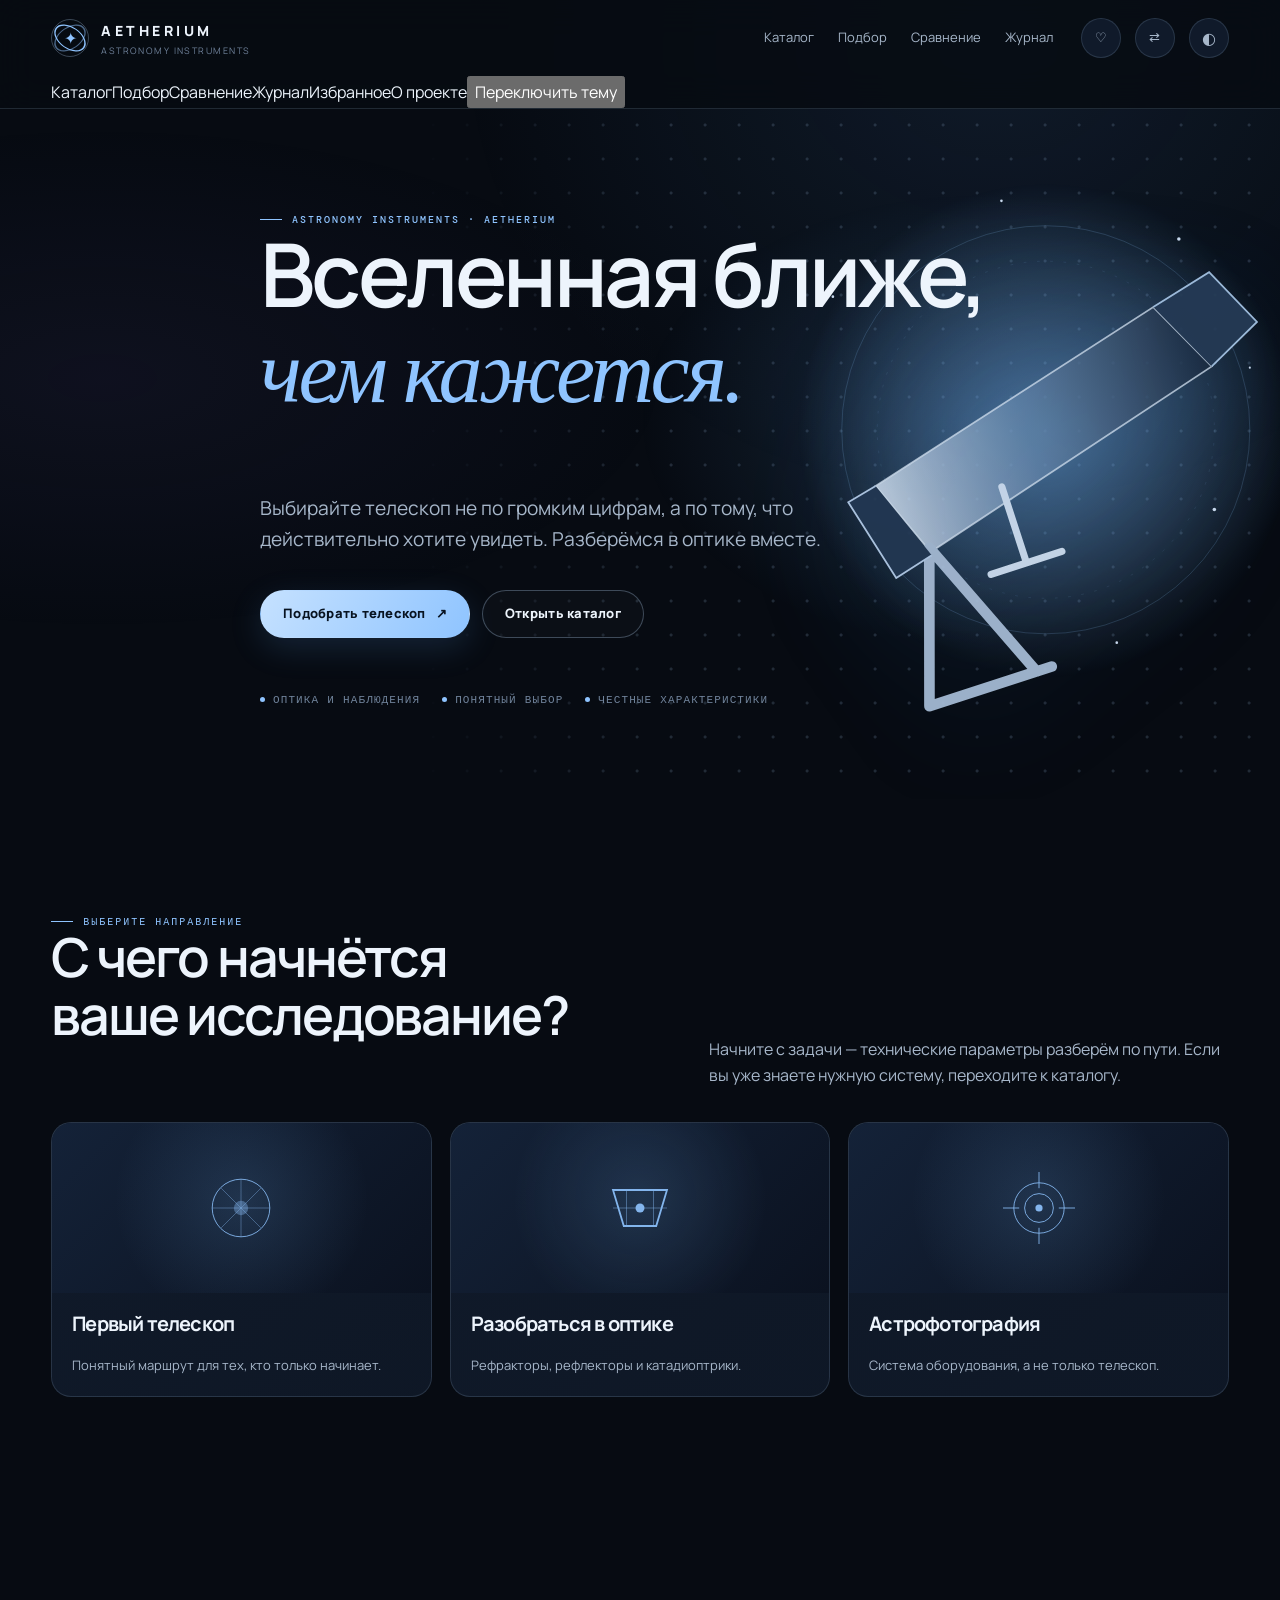
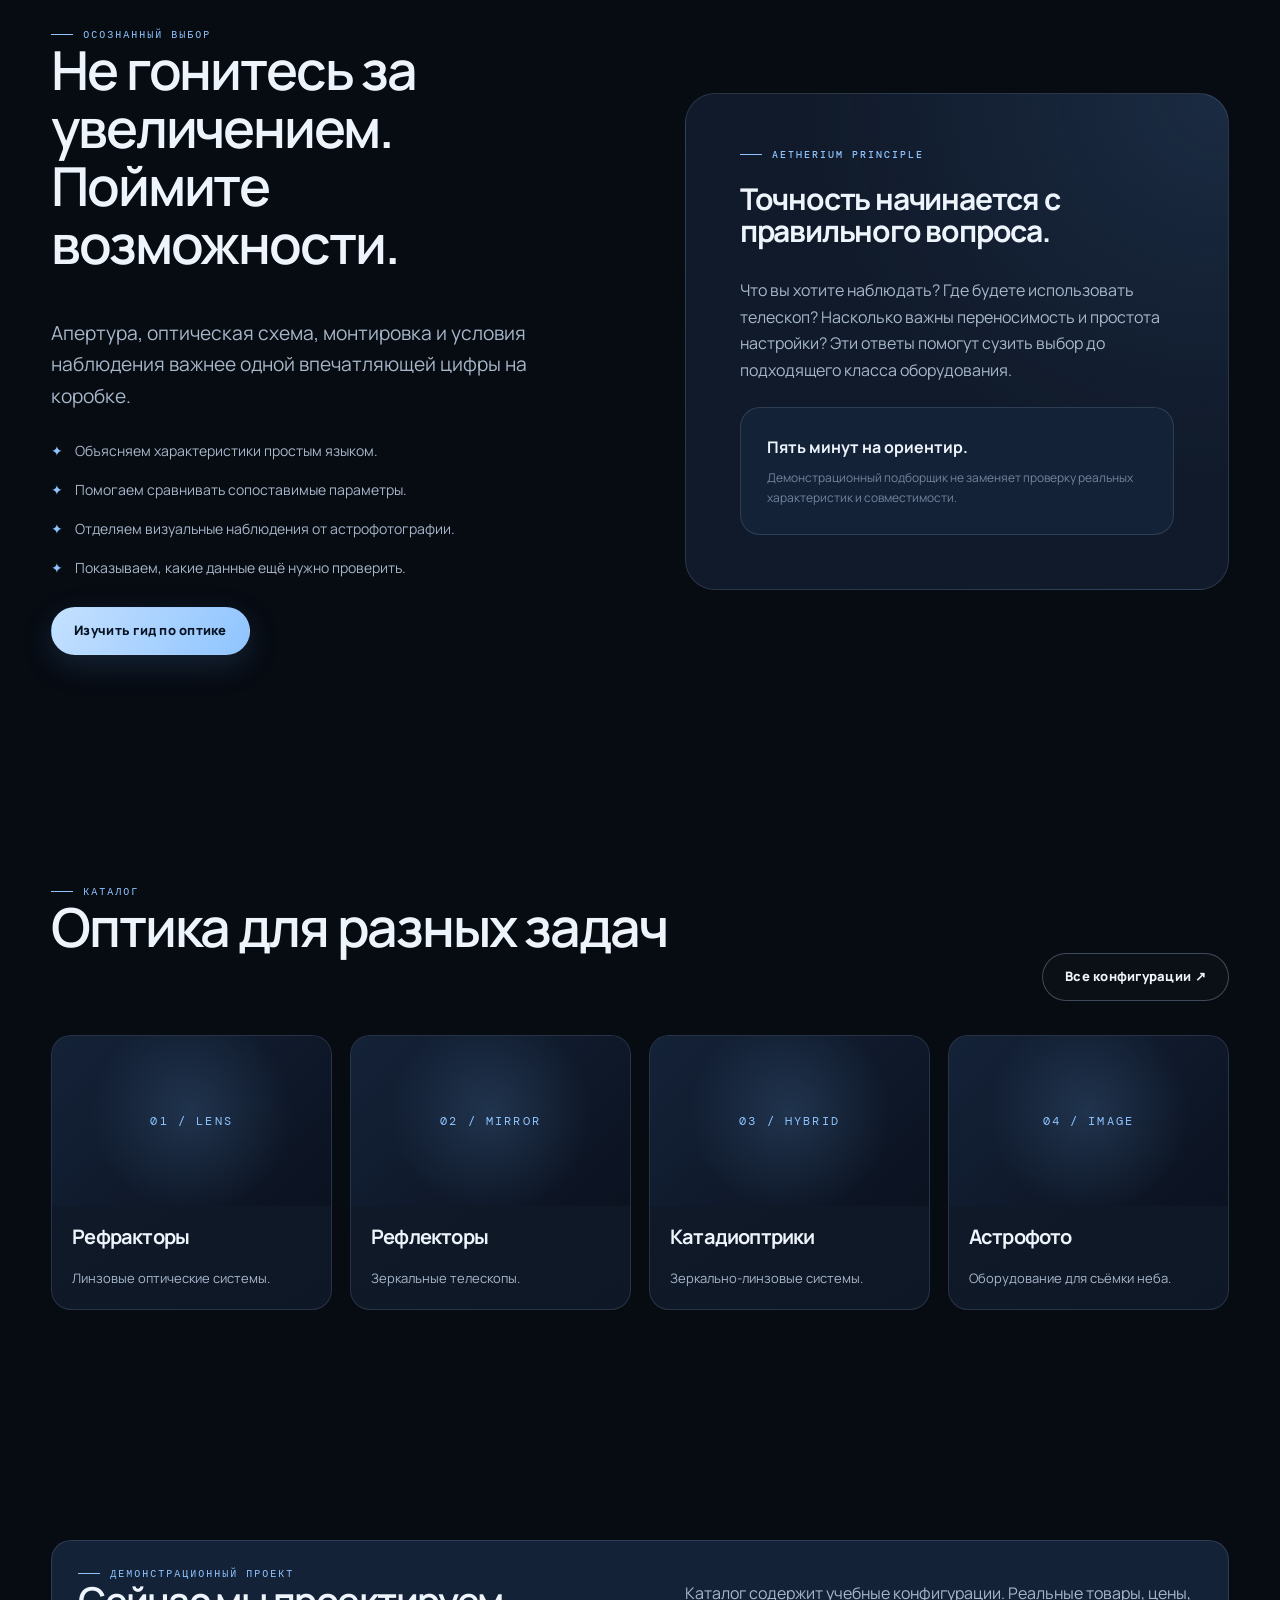
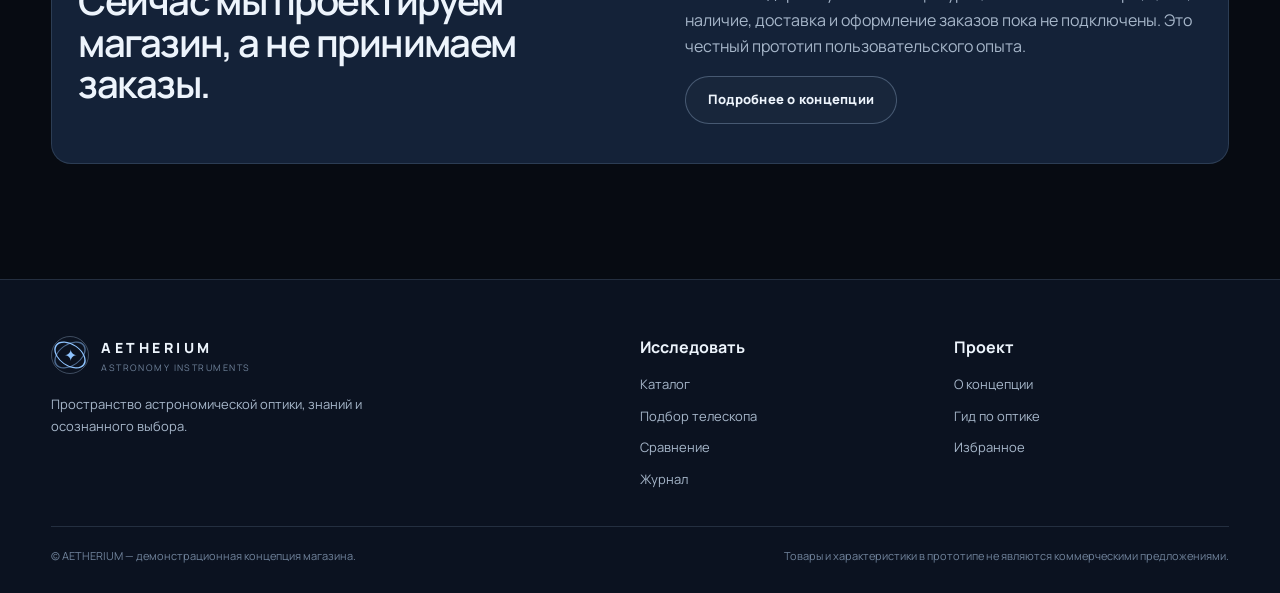
<file: index.html>
<!doctype html>
<html lang="ru" data-theme="dark">
<head>
<meta charset="utf-8">
<meta name="viewport" content="width=device-width,initial-scale=1">
<meta name="color-scheme" content="dark light">
<link rel="stylesheet" href="./assets/css/tokens.css">
<link rel="stylesheet" href="./assets/css/site.css">
<title>AETHERIUM — телескопы и астрономическая оптика</title>
<meta name="description" content="AETHERIUM — концепция магазина телескопов и астрономической оптики. Подбор оборудования по задачам, понятные объяснения и сравнение характеристик.">
<meta property="og:title" content="AETHERIUM — исследуйте Вселенную осознанно">
<meta property="og:description" content="Подбор телескопов и астрономической оптики по задачам наблюдения.">
</head><body><div data-site-header></div>
<main id="main">
<section class="hero"><div class="container"><div class="hero-art" aria-hidden="true"><svg viewBox="0 0 900 700" fill="none"><defs><linearGradient id="tube" x1="0" x2="1"><stop stop-color="#d8e8fa" stop-opacity=".9"/><stop offset=".45" stop-color="#6c8fb5" stop-opacity=".7"/><stop offset="1" stop-color="#1b2d44"/></linearGradient><radialGradient id="glow"><stop stop-color="#80bfff" stop-opacity=".5"/><stop offset="1" stop-color="#80bfff" stop-opacity="0"/></radialGradient></defs><circle cx="590" cy="330" r="280" fill="url(#glow)"/><circle cx="590" cy="330" r="230" stroke="#8fc4ff" stroke-opacity=".22"/><circle cx="590" cy="330" r="190" stroke="#8fc4ff" stroke-opacity=".12" stroke-dasharray="3 12"/><g transform="translate(160 100) rotate(-18 360 280)"><path d="M240 255 600 160l42 84-366 101z" fill="url(#tube)" stroke="#d9e8f8" stroke-opacity=".8" stroke-width="2"/><path d="m600 160 72-18 34 70-64 32" fill="#263c58" stroke="#a9c8e9" stroke-width="2"/><path d="m276 340-55 170m55-170 72 170m-127 0h145" stroke="#a9bfd9" stroke-width="12" stroke-linecap="round"/><path d="m375 300 0 90m-42 0h84" stroke="#d3e4f7" stroke-width="8" stroke-linecap="round"/><path d="M240 255 205 263l25 98 46-12" fill="#243a55" stroke="#b7d0ed" stroke-width="2"/></g><g fill="#d8eaff"><circle cx="740" cy="115" r="2"/><circle cx="780" cy="420" r="2"/><circle cx="540" cy="72" r="1.5"/><circle cx="350" cy="180" r="1.5"/><circle cx="820" cy="260" r="1.2"/><circle cx="670" cy="570" r="1.5"/></g></svg></div>
<div class="container hero-content"><div class="eyebrow">Astronomy instruments · Aetherium</div><h1>Вселенная ближе, <span>чем кажется.</span></h1><p class="lead">Выбирайте телескоп не по громким цифрам, а по тому, что действительно хотите увидеть. Разберёмся в оптике вместе.</p><div class="hero-actions"><a class="btn btn-primary" href="./selector.html">Подобрать телескоп <span>↗</span></a><a class="btn btn-secondary" href="./catalog.html">Открыть каталог</a></div><div class="hero-note"><span>Оптика и наблюдения</span><span>Понятный выбор</span><span>Честные характеристики</span></div></div></section>
<section class="section"><div class="container"><div class="section-head"><div><div class="eyebrow">Выберите направление</div><h2>С чего начнётся<br>ваше исследование?</h2></div><p>Начните с задачи — технические параметры разберём по пути. Если вы уже знаете нужную систему, переходите к каталогу.</p></div>
<div class="grid grid-3">
<a class="category-card" href="./selector.html"><div class="category-visual"><svg viewBox="0 0 100 100" fill="none"><circle cx="50" cy="50" r="32" stroke="currentColor"/><path d="M50 18v64M18 50h64M28 28l44 44M72 28 28 72" stroke="currentColor" opacity=".45"/><circle cx="50" cy="50" r="8" fill="currentColor" opacity=".4"/></svg></div><div class="category-copy"><h3>Первый телескоп</h3><p>Понятный маршрут для тех, кто только начинает.</p></div></a>
<a class="category-card" href="./guide-optics.html"><div class="category-visual"><svg viewBox="0 0 100 100" fill="none"><path d="M20 30h60l-12 40H32z" stroke="currentColor" stroke-width="2"/><path d="M35 30v40m30-40v40M20 50h60" stroke="currentColor" opacity=".5"/><circle cx="50" cy="50" r="5" fill="currentColor"/></svg></div><div class="category-copy"><h3>Разобраться в оптике</h3><p>Рефракторы, рефлекторы и катадиоптрики.</p></div></a>
<a class="category-card" href="./catalog.html?category=astrophoto"><div class="category-visual"><svg viewBox="0 0 100 100" fill="none"><circle cx="50" cy="50" r="28" stroke="currentColor"/><circle cx="50" cy="50" r="16" stroke="currentColor"/><path d="M50 10v18m0 44v18M10 50h18m44 0h18" stroke="currentColor"/><circle cx="50" cy="50" r="4" fill="currentColor"/></svg></div><div class="category-copy"><h3>Астрофотография</h3><p>Система оборудования, а не только телескоп.</p></div></a>
</div></div></section>
<section class="section"><div class="container split"><div><div class="eyebrow">Осознанный выбор</div><h2>Не гонитесь за увеличением. Поймите возможности.</h2><p class="lead">Апертура, оптическая схема, монтировка и условия наблюдения важнее одной впечатляющей цифры на коробке.</p><ul class="feature-list"><li>Объясняем характеристики простым языком.</li><li>Помогаем сравнивать сопоставимые параметры.</li><li>Отделяем визуальные наблюдения от астрофотографии.</li><li>Показываем, какие данные ещё нужно проверить.</li></ul><a class="btn btn-primary" href="./guide-optics.html" style="margin-top:28px">Изучить гид по оптике</a></div><div class="feature-panel"><div class="eyebrow">AETHERIUM principle</div><h3 style="font-size:30px;margin-top:22px">Точность начинается с правильного вопроса.</h3><p class="muted">Что вы хотите наблюдать? Где будете использовать телескоп? Насколько важны переносимость и простота настройки? Эти ответы помогут сузить выбор до подходящего класса оборудования.</p><div class="callout" style="margin-top:24px"><strong>Пять минут на ориентир.</strong><p class="small" style="margin:8px 0 0">Демонстрационный подборщик не заменяет проверку реальных характеристик и совместимости.</p></div></div></div></section>
<section class="section"><div class="container"><div class="section-head"><div><div class="eyebrow">Каталог</div><h2>Оптика для разных задач</h2></div><a class="btn btn-secondary" href="./catalog.html">Все конфигурации ↗</a></div><div class="grid grid-4"><a class="category-card" href="./catalog.html?category=refractor"><div class="category-visual"><span style="font:12px 'DM Mono',monospace;letter-spacing:.18em">01 / LENS</span></div><div class="category-copy"><h3>Рефракторы</h3><p>Линзовые оптические системы.</p></div></a><a class="category-card" href="./catalog.html?category=reflector"><div class="category-visual"><span style="font:12px 'DM Mono',monospace;letter-spacing:.18em">02 / MIRROR</span></div><div class="category-copy"><h3>Рефлекторы</h3><p>Зеркальные телескопы.</p></div></a><a class="category-card" href="./catalog.html?category=catadioptric"><div class="category-visual"><span style="font:12px 'DM Mono',monospace;letter-spacing:.18em">03 / HYBRID</span></div><div class="category-copy"><h3>Катадиоптрики</h3><p>Зеркально-линзовые системы.</p></div></a><a class="category-card" href="./catalog.html?category=astrophoto"><div class="category-visual"><span style="font:12px 'DM Mono',monospace;letter-spacing:.18em">04 / IMAGE</span></div><div class="category-copy"><h3>Астрофото</h3><p>Оборудование для съёмки неба.</p></div></a></div></div></section>
<section class="section"><div class="container"><div class="callout"><div class="split"><div><div class="eyebrow">Демонстрационный проект</div><h2 style="font-size:clamp(26px,3vw,40px)">Сейчас мы проектируем магазин, а не принимаем заказы.</h2></div><div><p class="muted">Каталог содержит учебные конфигурации. Реальные товары, цены, наличие, доставка и оформление заказов пока не подключены. Это честный прототип пользовательского опыта.</p><a class="btn btn-secondary" href="./about.html">Подробнее о концепции</a></div></div></div></div></section>
</main><div data-site-footer></div><script src="./assets/js/site-shell.js"></script></body></html>
</file>
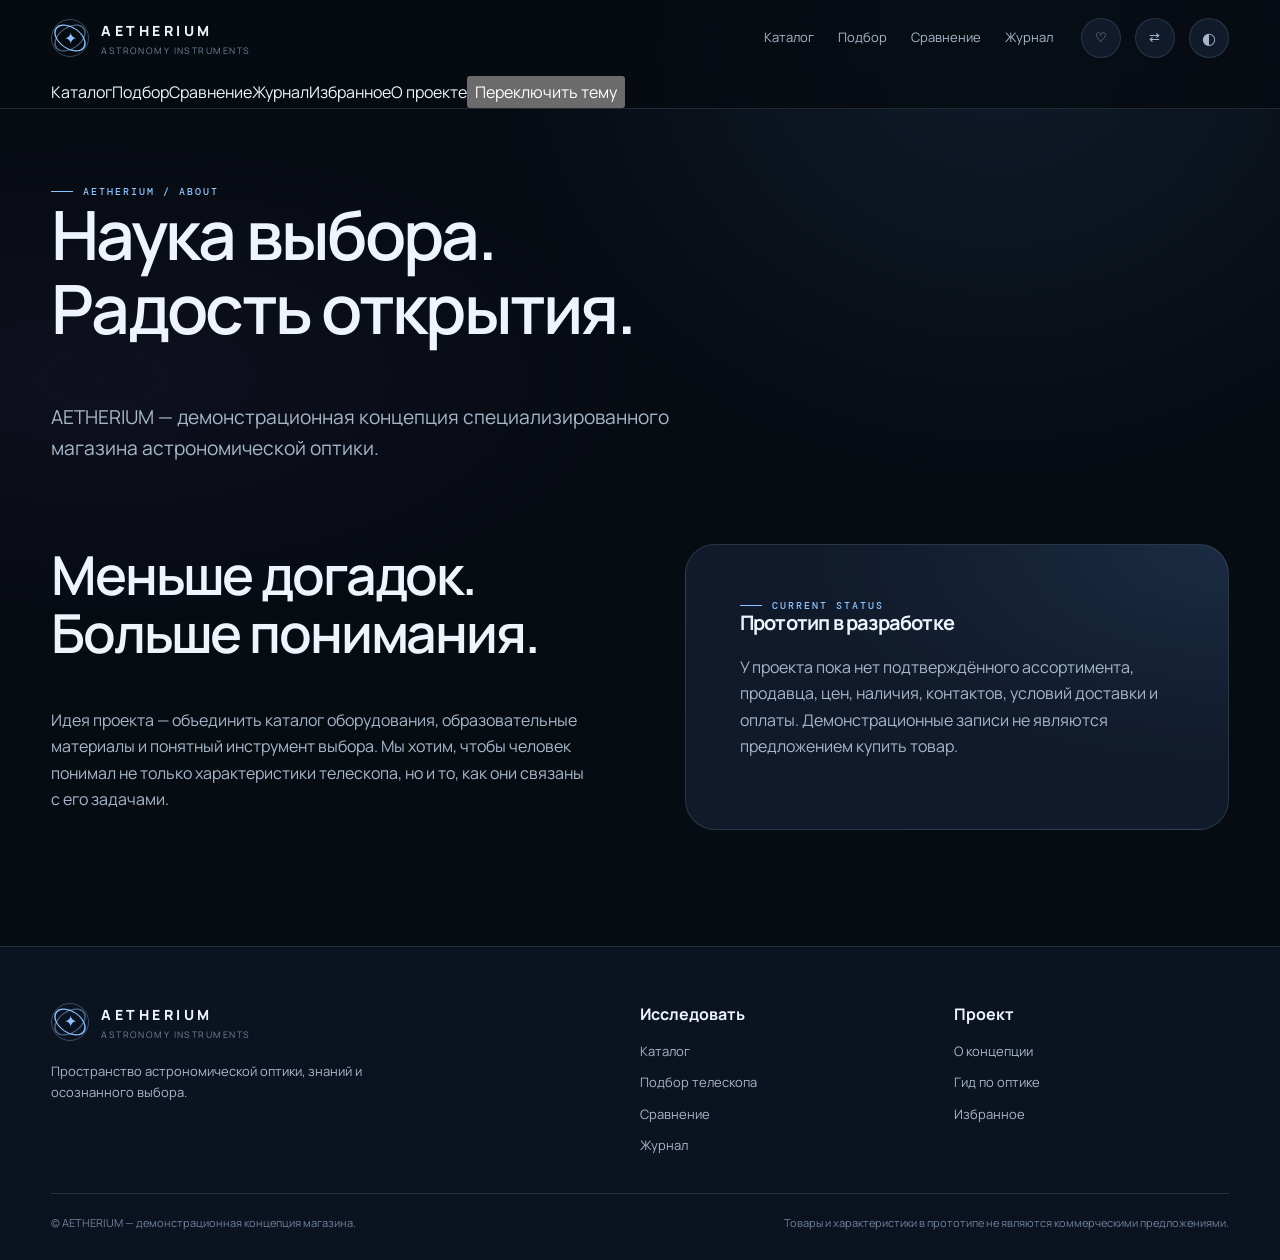
<file: about.html>
<!doctype html>
<html lang="ru" data-theme="dark">
<head>
<meta charset="utf-8">
<meta name="viewport" content="width=device-width,initial-scale=1">
<meta name="color-scheme" content="dark light">
<link rel="stylesheet" href="./assets/css/tokens.css">
<link rel="stylesheet" href="./assets/css/site.css">
<title>О концепции AETHERIUM</title><meta name="description" content="AETHERIUM — концепция специализированного магазина телескопов с акцентом на экспертный подбор и понятную информацию."></head><body><div data-site-header></div><main id="main" class="site-shell"><section class="page-hero"><div class="container"><div class="eyebrow">AETHERIUM / About</div><h1>Наука выбора.<br>Радость открытия.</h1><p class="lead">AETHERIUM — демонстрационная концепция специализированного магазина астрономической оптики.</p></div></section><section class="section" style="padding-top:20px"><div class="container split"><div><h2>Меньше догадок.<br>Больше понимания.</h2><p class="muted">Идея проекта — объединить каталог оборудования, образовательные материалы и понятный инструмент выбора. Мы хотим, чтобы человек понимал не только характеристики телескопа, но и то, как они связаны с его задачами.</p></div><div class="feature-panel"><div class="eyebrow">Current status</div><h3>Прототип в разработке</h3><p class="muted">У проекта пока нет подтверждённого ассортимента, продавца, цен, наличия, контактов, условий доставки и оплаты. Демонстрационные записи не являются предложением купить товар.</p></div></div></section></main><div data-site-footer></div><script src="./assets/js/site-shell.js"></script></body></html>
</file>
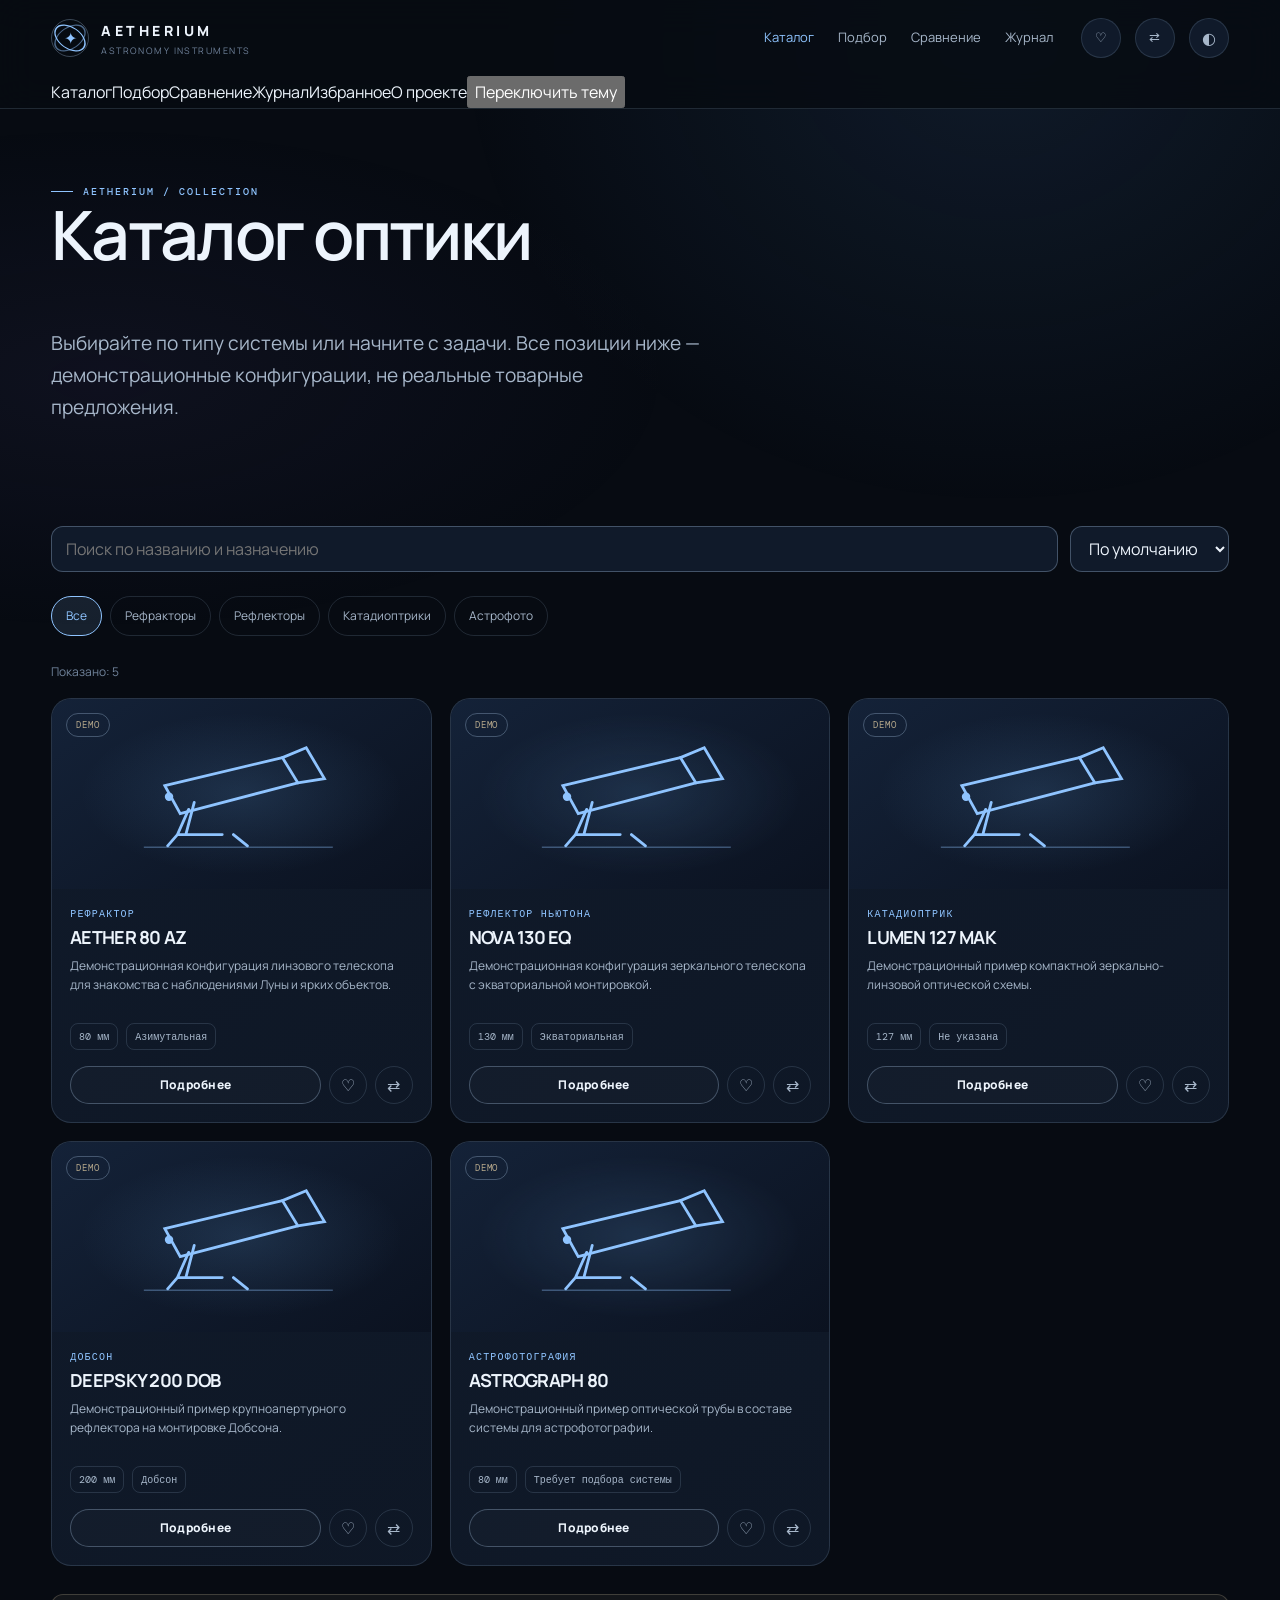
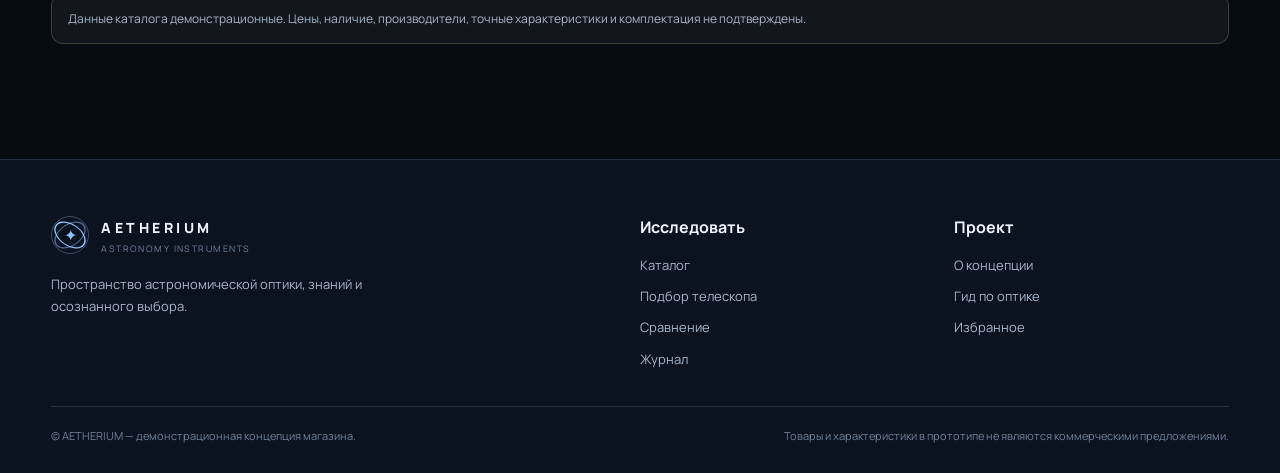
<file: catalog.html>
<!doctype html>
<html lang="ru" data-theme="dark">
<head>
<meta charset="utf-8">
<meta name="viewport" content="width=device-width,initial-scale=1">
<meta name="color-scheme" content="dark light">
<link rel="stylesheet" href="./assets/css/tokens.css">
<link rel="stylesheet" href="./assets/css/site.css">
<title>Каталог телескопов и оптики — AETHERIUM</title><meta name="description" content="Демонстрационный каталог телескопов: поиск, фильтрация и сравнение оптических конфигураций по основным параметрам."></head><body><div data-site-header></div><main id="main" class="site-shell"><section class="page-hero"><div class="container"><div class="eyebrow">AETHERIUM / Collection</div><h1>Каталог оптики</h1><p class="lead">Выбирайте по типу системы или начните с задачи. Все позиции ниже — демонстрационные конфигурации, не реальные товарные предложения.</p></div></section><section class="section" style="padding-top:20px"><div class="container"><div class="toolbar"><input class="field search-field" type="search" placeholder="Поиск по названию и назначению" aria-label="Поиск по каталогу" data-search><select class="field" aria-label="Сортировка" data-sort><option value="default">По умолчанию</option><option value="name">По названию</option><option value="aperture">По апертуре</option></select></div><div class="filter-pills" aria-label="Категории каталога"><button class="filter-pill" data-filter="all" aria-pressed="true">Все</button><button class="filter-pill" data-filter="refractor" aria-pressed="false">Рефракторы</button><button class="filter-pill" data-filter="reflector" aria-pressed="false">Рефлекторы</button><button class="filter-pill" data-filter="catadioptric" aria-pressed="false">Катадиоптрики</button><button class="filter-pill" data-filter="astrophoto" aria-pressed="false">Астрофото</button></div><p class="small" data-count aria-live="polite">Загрузка каталога…</p><div class="grid grid-3" data-product-grid style="margin-top:16px"></div><div class="notice" style="margin-top:28px">Данные каталога демонстрационные. Цены, наличие, производители, точные характеристики и комплектация не подтверждены.</div></div></section></main><div data-site-footer></div><script src="./assets/js/site-shell.js"></script><script src="./assets/js/catalog.js"></script></body></html>
</file>
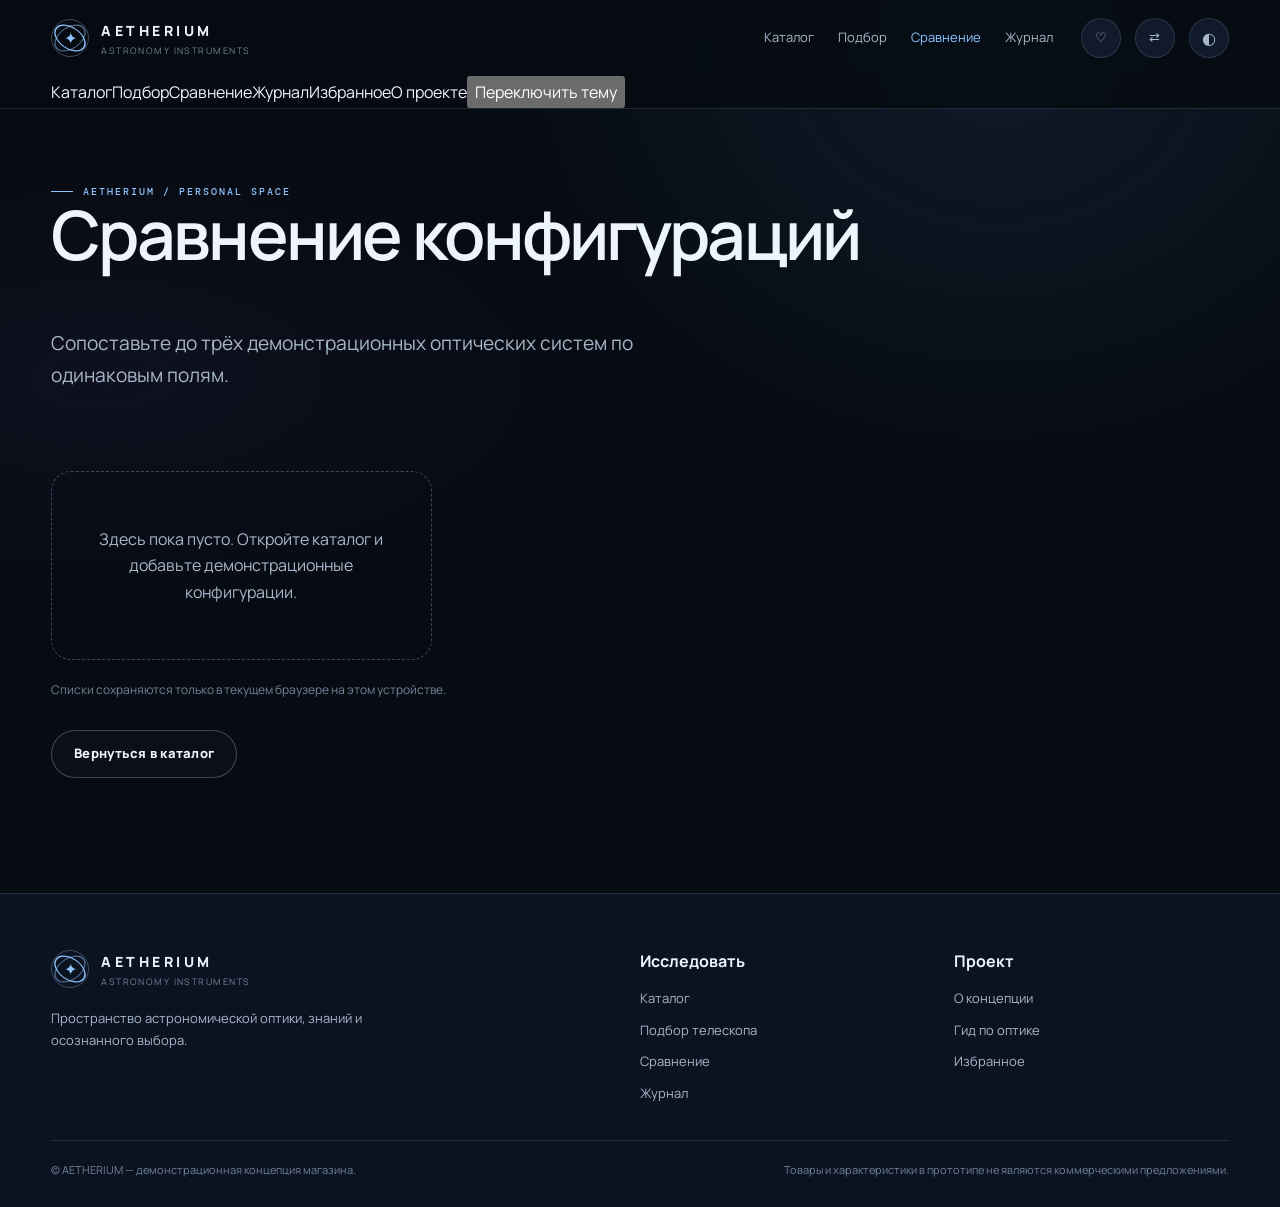
<file: compare.html>
<!doctype html>
<html lang="ru" data-theme="dark">
<head>
<meta charset="utf-8">
<meta name="viewport" content="width=device-width,initial-scale=1">
<meta name="color-scheme" content="dark light">
<link rel="stylesheet" href="./assets/css/tokens.css">
<link rel="stylesheet" href="./assets/css/site.css">
<title>Сравнение конфигураций — AETHERIUM</title><meta name="description" content="Сопоставьте до трёх демонстрационных оптических систем по одинаковым полям."></head><body><div data-site-header></div><main id="main" class="site-shell"><section class="page-hero"><div class="container"><div class="eyebrow">AETHERIUM / Personal space</div><h1>Сравнение конфигураций</h1><p class="lead">Сопоставьте до трёх демонстрационных оптических систем по одинаковым полям.</p></div></section><section class="section" style="padding-top:20px"><div class="container" data-list-page="compare"><div data-list-grid class="grid grid-3"><div class="empty-state">Загрузка…</div></div><p class="small" style="margin-top:20px">Списки сохраняются только в текущем браузере на этом устройстве.</p><a class="btn btn-secondary" href="./catalog.html" style="margin-top:18px">Вернуться в каталог</a></div></section></main><div data-site-footer></div><script src="./assets/js/site-shell.js"></script><script src="./assets/js/lists.js"></script></body></html>
</file>
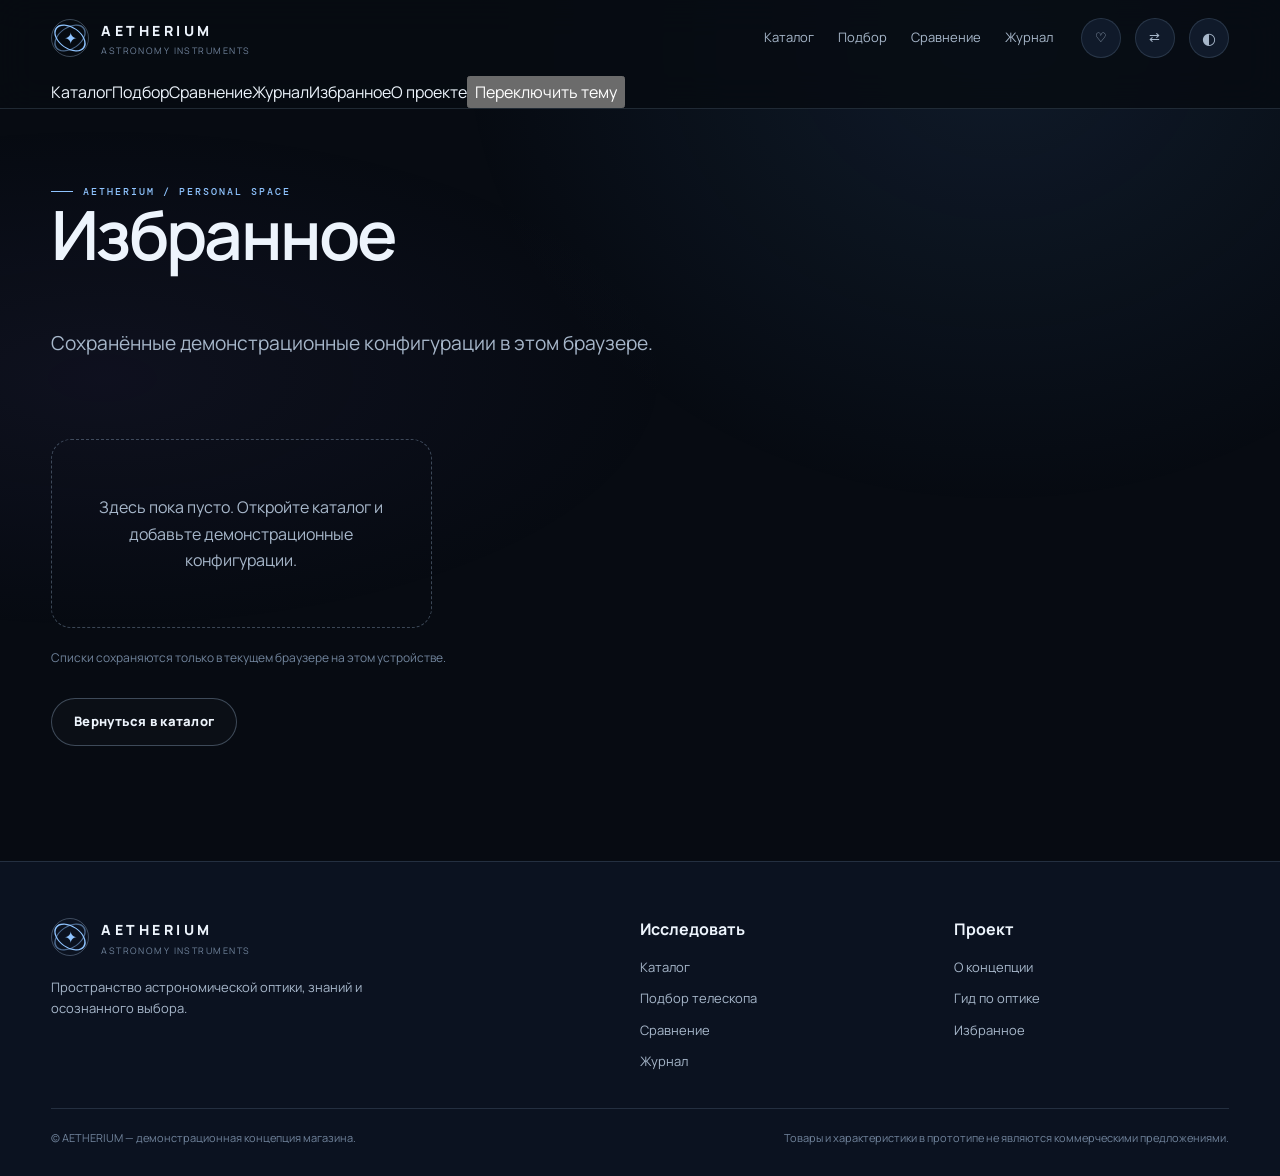
<file: favorites.html>
<!doctype html>
<html lang="ru" data-theme="dark">
<head>
<meta charset="utf-8">
<meta name="viewport" content="width=device-width,initial-scale=1">
<meta name="color-scheme" content="dark light">
<link rel="stylesheet" href="./assets/css/tokens.css">
<link rel="stylesheet" href="./assets/css/site.css">
<title>Избранное — AETHERIUM</title><meta name="description" content="Сохранённые демонстрационные конфигурации в этом браузере."></head><body><div data-site-header></div><main id="main" class="site-shell"><section class="page-hero"><div class="container"><div class="eyebrow">AETHERIUM / Personal space</div><h1>Избранное</h1><p class="lead">Сохранённые демонстрационные конфигурации в этом браузере.</p></div></section><section class="section" style="padding-top:20px"><div class="container" data-list-page="favorites"><div data-list-grid class="grid grid-3"><div class="empty-state">Загрузка…</div></div><p class="small" style="margin-top:20px">Списки сохраняются только в текущем браузере на этом устройстве.</p><a class="btn btn-secondary" href="./catalog.html" style="margin-top:18px">Вернуться в каталог</a></div></section></main><div data-site-footer></div><script src="./assets/js/site-shell.js"></script><script src="./assets/js/lists.js"></script></body></html>
</file>
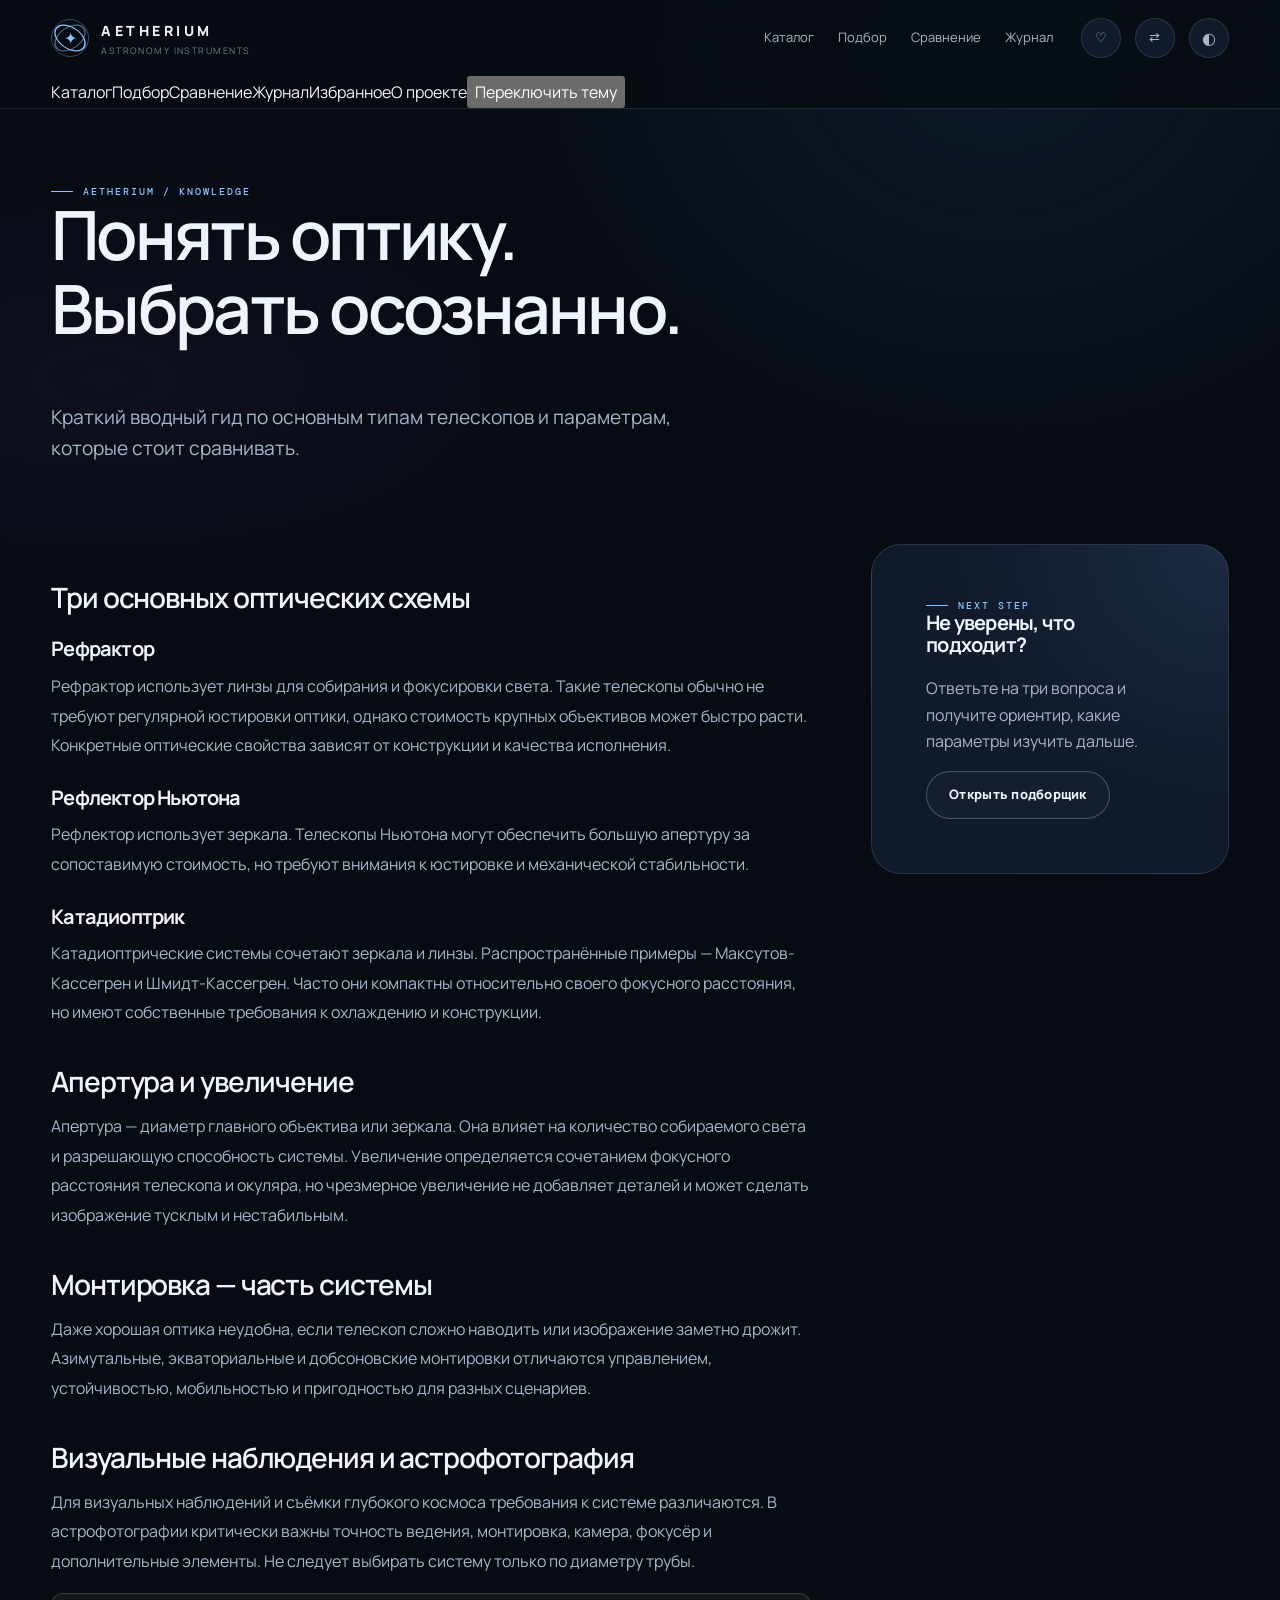
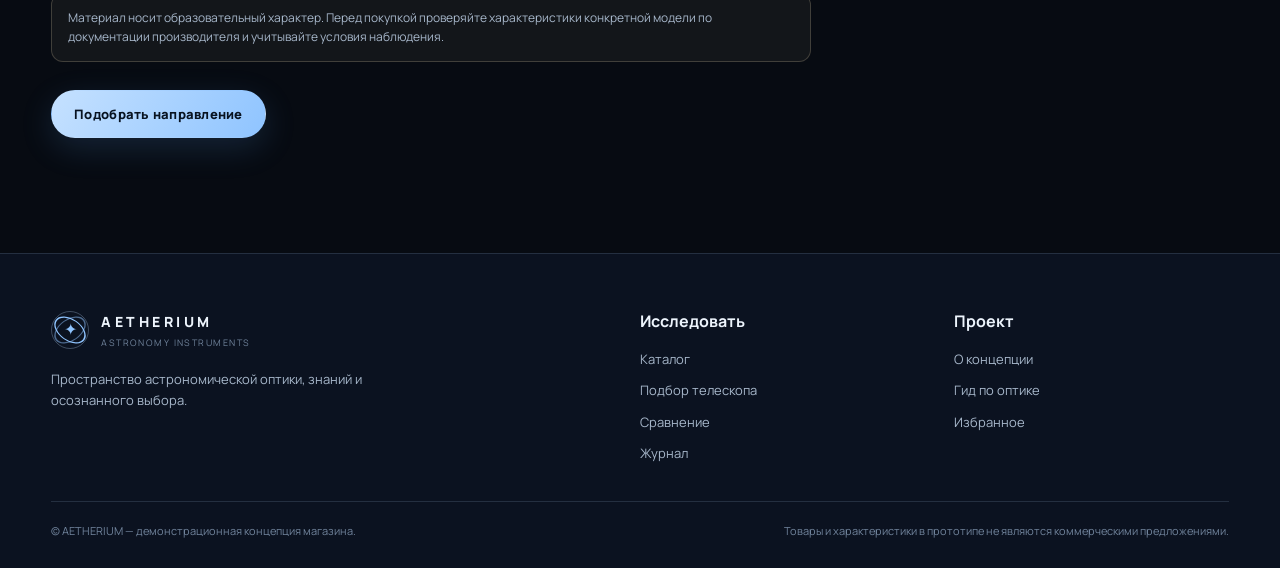
<file: guide-optics.html>
<!doctype html>
<html lang="ru" data-theme="dark">
<head>
<meta charset="utf-8">
<meta name="viewport" content="width=device-width,initial-scale=1">
<meta name="color-scheme" content="dark light">
<link rel="stylesheet" href="./assets/css/tokens.css">
<link rel="stylesheet" href="./assets/css/site.css">
<title>Как выбрать оптическую схему телескопа — AETHERIUM</title><meta name="description" content="Понятное руководство по рефракторам, рефлекторам и катадиоптрикам, апертуре и монтировкам."></head><body><div data-site-header></div><main id="main" class="site-shell"><section class="page-hero"><div class="container"><div class="eyebrow">AETHERIUM / Knowledge</div><h1>Понять оптику.<br>Выбрать осознанно.</h1><p class="lead">Краткий вводный гид по основным типам телескопов и параметрам, которые стоит сравнивать.</p></div></section><section class="section" style="padding-top:20px"><div class="container article-layout"><article class="article-body"><h2>Три основных оптических схемы</h2><h3>Рефрактор</h3><p>Рефрактор использует линзы для собирания и фокусировки света. Такие телескопы обычно не требуют регулярной юстировки оптики, однако стоимость крупных объективов может быстро расти. Конкретные оптические свойства зависят от конструкции и качества исполнения.</p><h3>Рефлектор Ньютона</h3><p>Рефлектор использует зеркала. Телескопы Ньютона могут обеспечить большую апертуру за сопоставимую стоимость, но требуют внимания к юстировке и механической стабильности.</p><h3>Катадиоптрик</h3><p>Катадиоптрические системы сочетают зеркала и линзы. Распространённые примеры — Максутов-Кассегрен и Шмидт-Кассегрен. Часто они компактны относительно своего фокусного расстояния, но имеют собственные требования к охлаждению и конструкции.</p><h2 id="aperture">Апертура и увеличение</h2><p>Апертура — диаметр главного объектива или зеркала. Она влияет на количество собираемого света и разрешающую способность системы. Увеличение определяется сочетанием фокусного расстояния телескопа и окуляра, но чрезмерное увеличение не добавляет деталей и может сделать изображение тусклым и нестабильным.</p><h2>Монтировка — часть системы</h2><p>Даже хорошая оптика неудобна, если телескоп сложно наводить или изображение заметно дрожит. Азимутальные, экваториальные и добсоновские монтировки отличаются управлением, устойчивостью, мобильностью и пригодностью для разных сценариев.</p><h2>Визуальные наблюдения и астрофотография</h2><p>Для визуальных наблюдений и съёмки глубокого космоса требования к системе различаются. В астрофотографии критически важны точность ведения, монтировка, камера, фокусёр и дополнительные элементы. Не следует выбирать систему только по диаметру трубы.</p><div class="notice">Материал носит образовательный характер. Перед покупкой проверяйте характеристики конкретной модели по документации производителя и учитывайте условия наблюдения.</div><a class="btn btn-primary" href="./selector.html" style="margin-top:28px">Подобрать направление</a></article><aside><div class="feature-panel"><div class="eyebrow">Next step</div><h3>Не уверены, что подходит?</h3><p class="muted">Ответьте на три вопроса и получите ориентир, какие параметры изучить дальше.</p><a class="btn btn-secondary" href="./selector.html">Открыть подборщик</a></div></aside></div></section></main><div data-site-footer></div><script src="./assets/js/site-shell.js"></script></body></html>
</file>
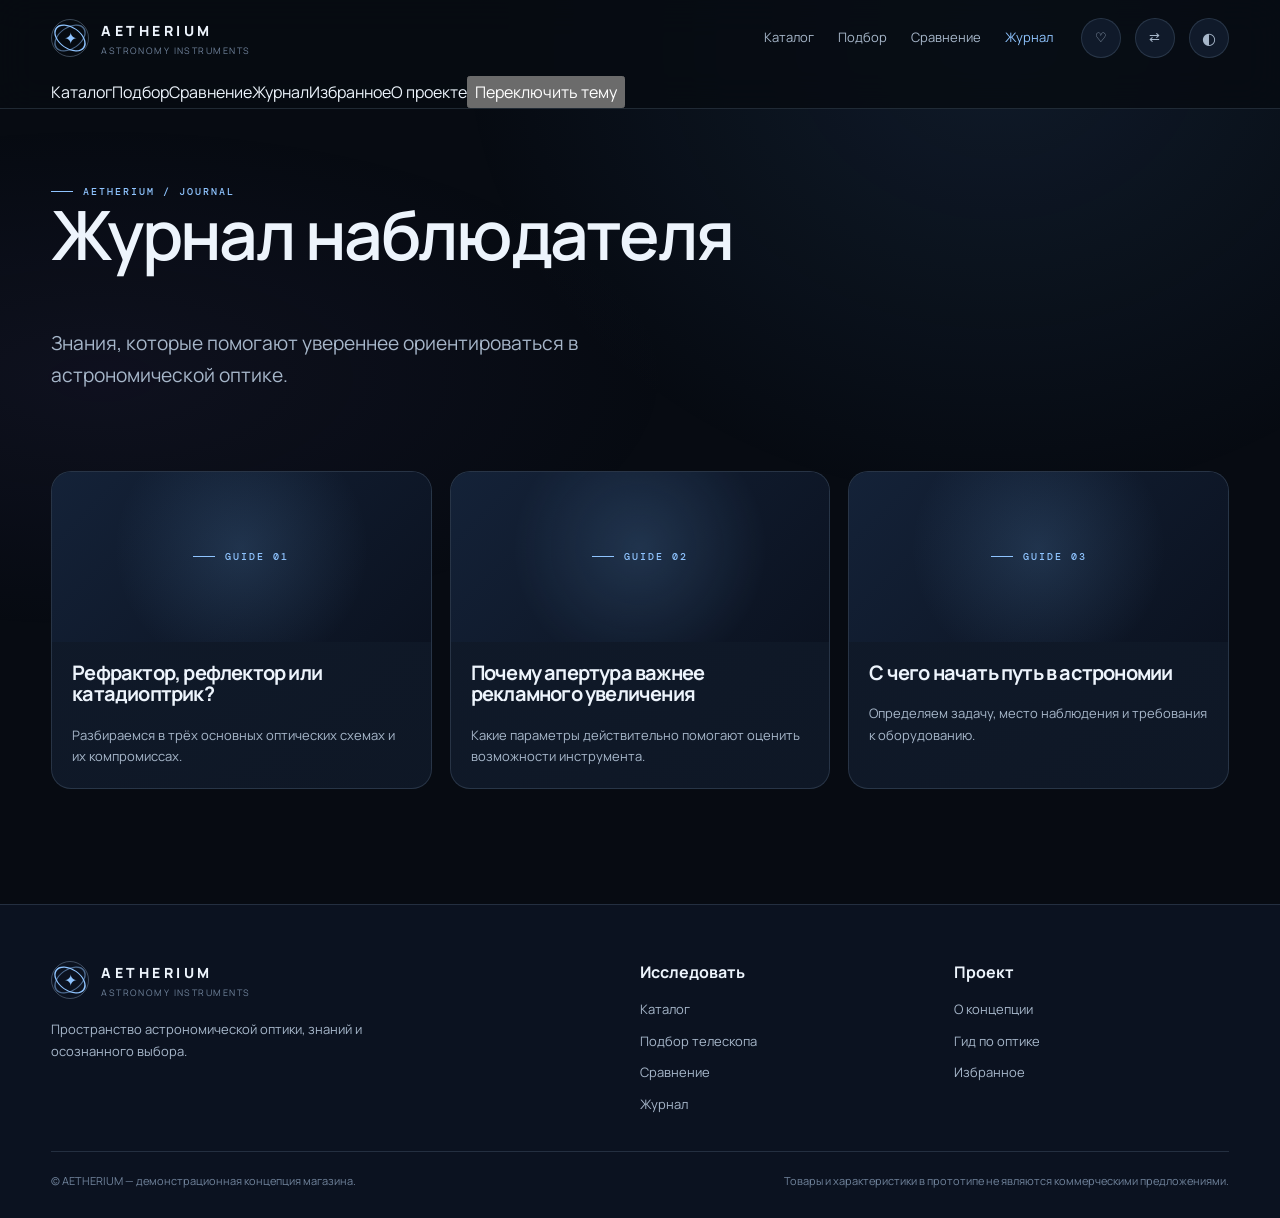
<file: journal.html>
<!doctype html>
<html lang="ru" data-theme="dark">
<head>
<meta charset="utf-8">
<meta name="viewport" content="width=device-width,initial-scale=1">
<meta name="color-scheme" content="dark light">
<link rel="stylesheet" href="./assets/css/tokens.css">
<link rel="stylesheet" href="./assets/css/site.css">
<title>Журнал об астрономии — AETHERIUM</title><meta name="description" content="Материалы о выборе телескопов, оптических схемах, наблюдениях и астрофотографии."></head><body><div data-site-header></div><main id="main" class="site-shell"><section class="page-hero"><div class="container"><div class="eyebrow">AETHERIUM / Journal</div><h1>Журнал наблюдателя</h1><p class="lead">Знания, которые помогают увереннее ориентироваться в астрономической оптике.</p></div></section><section class="section" style="padding-top:20px"><div class="container grid grid-3"><a class="article-card" href="./guide-optics.html"><div class="category-visual"><span class="eyebrow">Guide 01</span></div><div class="category-copy"><h3>Рефрактор, рефлектор или катадиоптрик?</h3><p>Разбираемся в трёх основных оптических схемах и их компромиссах.</p></div></a><a class="article-card" href="./guide-optics.html#aperture"><div class="category-visual"><span class="eyebrow">Guide 02</span></div><div class="category-copy"><h3>Почему апертура важнее рекламного увеличения</h3><p>Какие параметры действительно помогают оценить возможности инструмента.</p></div></a><a class="article-card" href="./selector.html"><div class="category-visual"><span class="eyebrow">Guide 03</span></div><div class="category-copy"><h3>С чего начать путь в астрономии</h3><p>Определяем задачу, место наблюдения и требования к оборудованию.</p></div></a></div></section></main><div data-site-footer></div><script src="./assets/js/site-shell.js"></script></body></html>
</file>
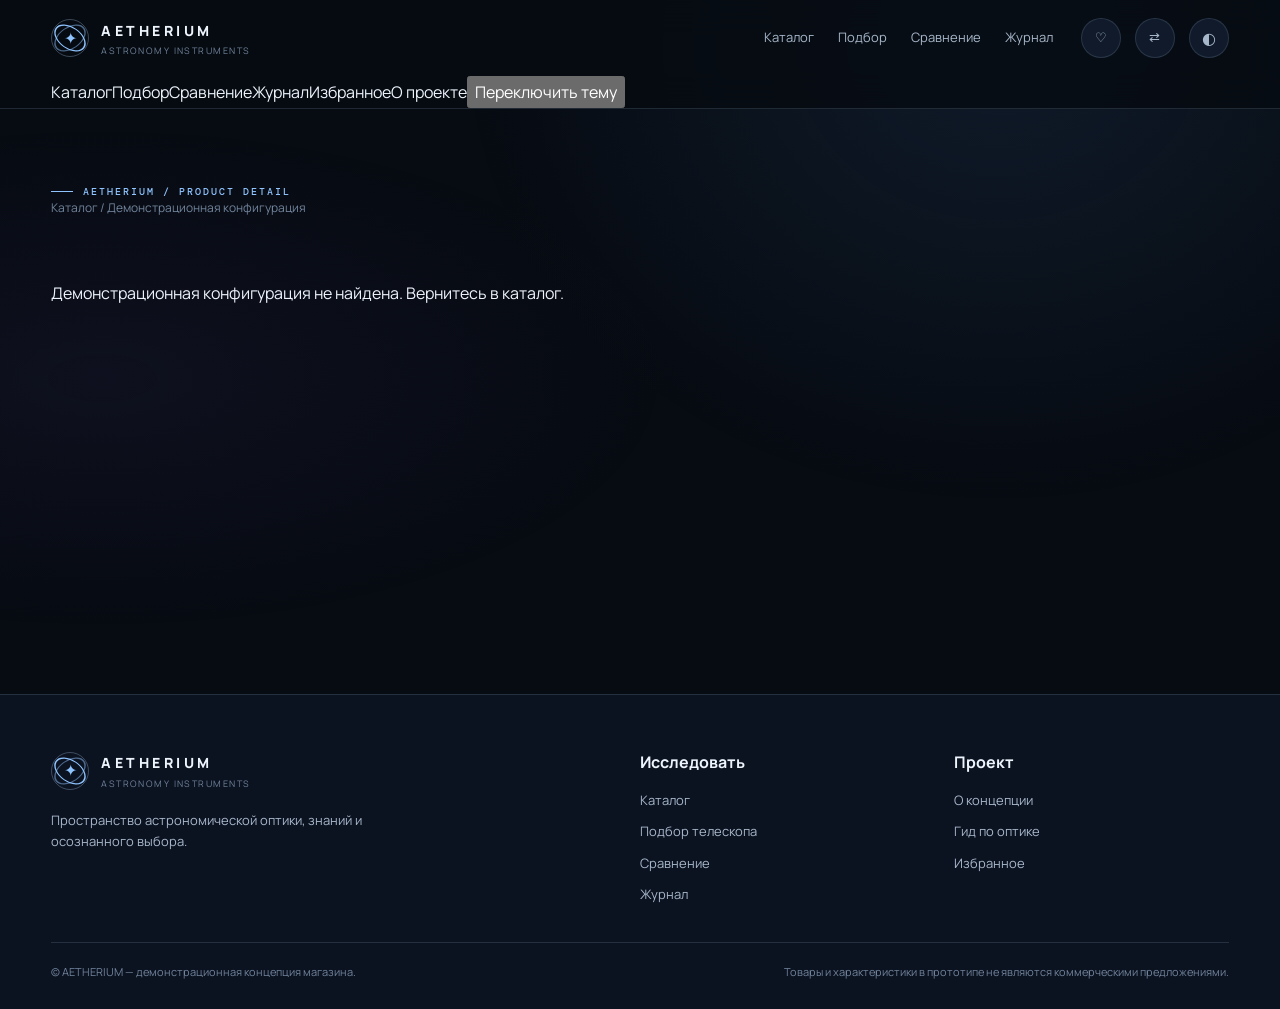
<file: product.html>
<!doctype html>
<html lang="ru" data-theme="dark">
<head>
<meta charset="utf-8">
<meta name="viewport" content="width=device-width,initial-scale=1">
<meta name="color-scheme" content="dark light">
<link rel="stylesheet" href="./assets/css/tokens.css">
<link rel="stylesheet" href="./assets/css/site.css">
<title>Карточка конфигурации — AETHERIUM</title><meta name="description" content="Демонстрационная карточка оптической конфигурации AETHERIUM."></head><body><div data-site-header></div><main id="main" class="site-shell"><section class="page-hero"><div class="container"><div class="eyebrow">AETHERIUM / Product detail</div><p class="small"><a href="./catalog.html">Каталог</a> / Демонстрационная конфигурация</p></div></section><section class="section" style="padding-top:10px"><div class="container" data-product-detail><div class="split"><div class="product-visual" style="height:420px;border-radius:var(--radius-lg)"><svg viewBox="0 0 180 100" fill="none" aria-hidden="true"><path d="M35 44 119 24l11 18-84 22z" stroke="currentColor" stroke-width="2"/><path d="m119 24 17-7 13 22-19 3M52 61l-8 18m0 0h32m-32 0-7 8m47-8 10 8" stroke="currentColor" stroke-width="2" stroke-linecap="round"/></svg></div><div><div class="eyebrow" data-category>Оптическая система</div><h1 style="font-size:clamp(34px,5vw,60px)" data-name>Загрузка…</h1><p class="lead" data-summary></p><div class="notice hidden" data-demo-note style="margin:22px 0">Демонстрационная конфигурация. Не является реальным товарным предложением.</div><div class="card-actions"><button class="btn btn-secondary" type="button" data-favorite>Добавить в избранное</button><button class="btn btn-primary" type="button" data-compare>Добавить к сравнению</button></div><p class="small" style="margin-top:18px">ID: <span data-id></span></p></div></div><div class="grid grid-3" style="margin-top:50px"><div class="feature-panel"><span class="product-type">Апертура</span><h3 data-aperture>—</h3></div><div class="feature-panel"><span class="product-type">Монтировка</span><h3 data-mount>—</h3></div><div class="feature-panel"><span class="product-type">Цена и наличие</span><h3>Не указаны</h3></div></div><div style="max-width:820px;margin-top:48px"><h2 style="font-size:32px">Описание конфигурации</h2><p class="muted" data-description></p><div class="notice" style="margin-top:22px">Перед реальной покупкой необходимо подтвердить спецификацию, комплектацию, источник данных и совместимость аксессуаров по документации производителя или поставщика.</div></div></div></section></main><div data-site-footer></div><script src="./assets/js/site-shell.js"></script><script src="./assets/js/product.js"></script></body></html>
</file>
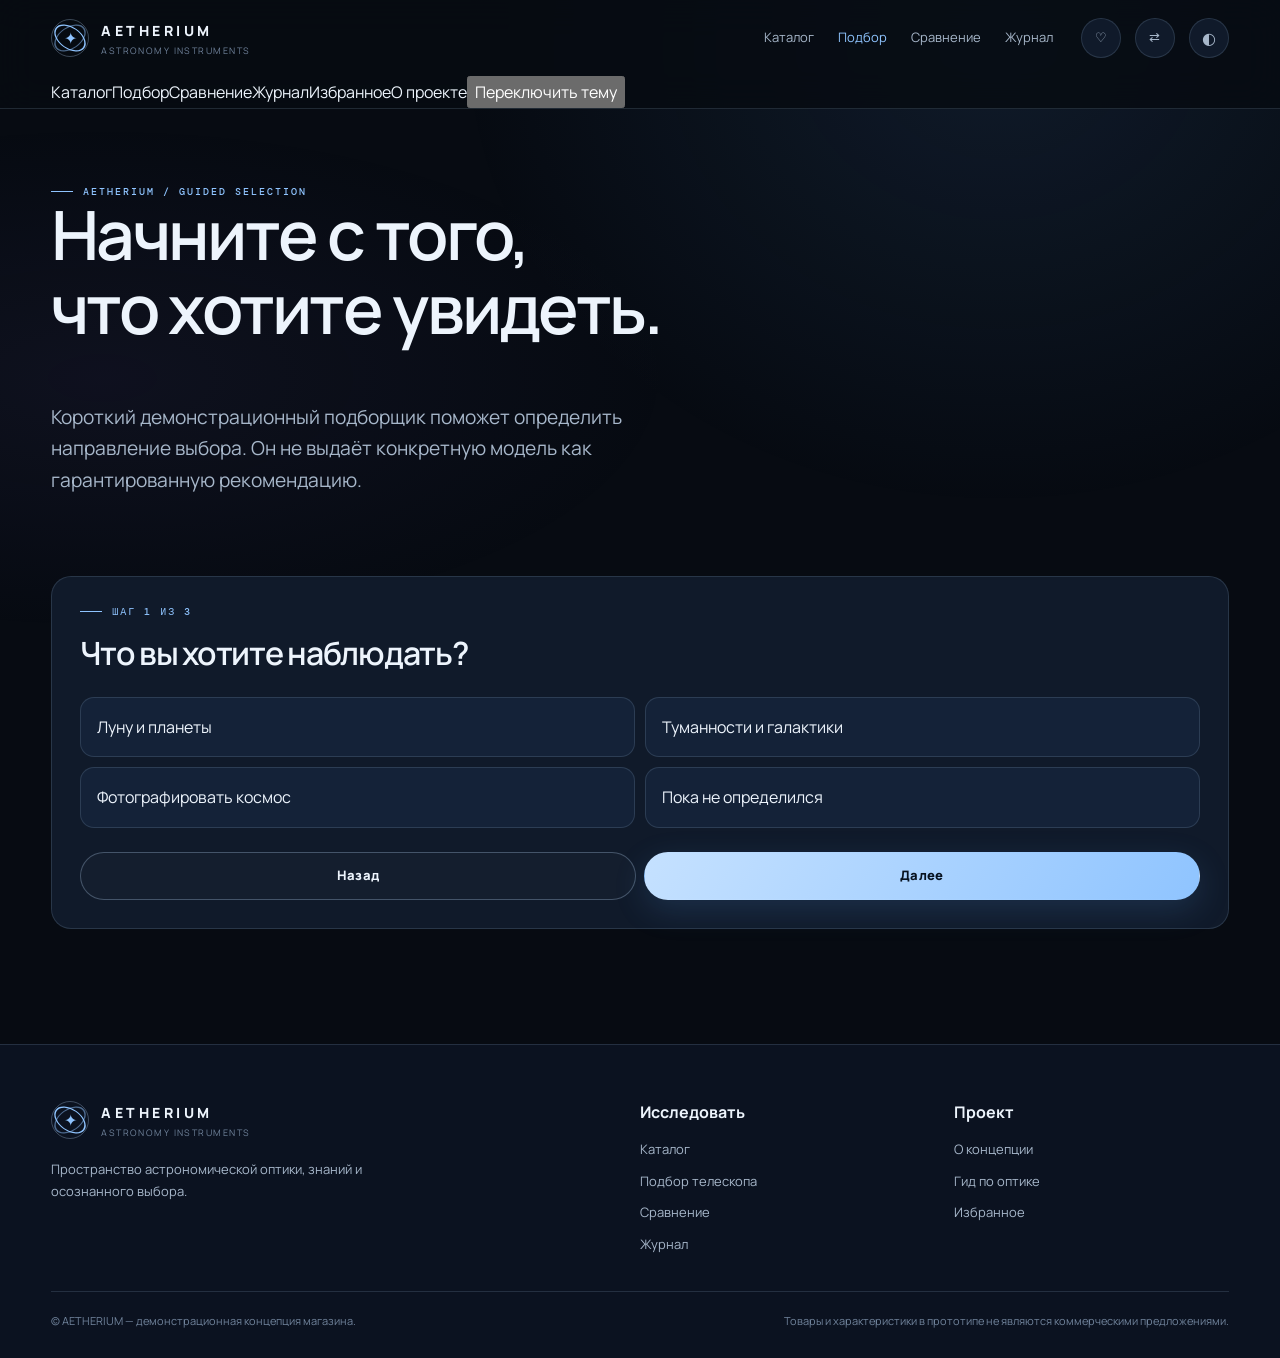
<file: selector.html>
<!doctype html>
<html lang="ru" data-theme="dark">
<head>
<meta charset="utf-8">
<meta name="viewport" content="width=device-width,initial-scale=1">
<meta name="color-scheme" content="dark light">
<link rel="stylesheet" href="./assets/css/tokens.css">
<link rel="stylesheet" href="./assets/css/site.css">
<title>Подбор телескопа — AETHERIUM</title><meta name="description" content="Ответьте на несколько вопросов, чтобы понять, какие параметры телескопа стоит изучить в первую очередь."></head><body><div data-site-header></div><main id="main" class="site-shell"><section class="page-hero"><div class="container"><div class="eyebrow">AETHERIUM / Guided selection</div><h1>Начните с того,<br>что хотите увидеть.</h1><p class="lead">Короткий демонстрационный подборщик поможет определить направление выбора. Он не выдаёт конкретную модель как гарантированную рекомендацию.</p></div></section><section class="section" style="padding-top:20px"><div class="container" data-selector><div class="step-panel" data-step-panel><div class="eyebrow" data-progress>Шаг 1 из 3</div><h2 style="font-size:32px;margin-top:18px" data-step-title></h2><div class="step-options" data-step-options></div><div class="card-actions" style="margin-top:24px"><button class="btn btn-secondary" data-back disabled>Назад</button><button class="btn btn-primary" data-next disabled>Далее</button></div></div><div class="feature-panel hidden" data-result><div class="eyebrow">Ваш ориентир</div><h2 style="font-size:32px">С чего начать выбор</h2><p class="lead" data-result-text></p><p class="small">Это образовательная подсказка, а не подбор конкретного товара. Перед покупкой нужно сверить характеристики и условия наблюдения.</p><div class="card-actions"><a class="btn btn-primary" href="./catalog.html">Перейти в каталог</a><button class="btn btn-secondary" data-restart>Начать заново</button></div></div></div></section></main><div data-site-footer></div><script src="./assets/js/site-shell.js"></script><script src="./assets/js/selector.js"></script></body></html>
</file>
<file: assets/css/tokens.css>
:root {
  color-scheme: dark;
  --bg: #070b12;
  --bg-soft: #0b1220;
  --surface: #101a2a;
  --surface-2: #142238;
  --text: #edf4fc;
  --muted: #a7b7ca;
  --muted-2: #71849c;
  --line: rgba(170, 198, 230, .16);
  --line-strong: rgba(170, 198, 230, .32);
  --ice: #8fc4ff;
  --ice-strong: #c5e1ff;
  --violet: #9288cf;
  --gold: #b7a98c;
  --success: #8ac9b2;
  --danger: #ef9b9b;
  --radius-sm: 12px;
  --radius-md: 20px;
  --radius-lg: 30px;
  --radius-pill: 999px;
  --shadow: 0 24px 80px rgba(0, 0, 0, .32);
  --content: 1240px;
  --gutter: clamp(18px, 4vw, 56px);
  --font: Inter, "Segoe UI", Arial, sans-serif;
  --display: "Arial", sans-serif;
}
:root[data-theme="light"] {
  color-scheme: light;
  --bg: #eef3f8;
  --bg-soft: #e7eef6;
  --surface: #ffffff;
  --surface-2: #f5f8fc;
  --text: #17283d;
  --muted: #52657c;
  --muted-2: #70839a;
  --line: rgba(52, 78, 110, .14);
  --line-strong: rgba(52, 78, 110, .28);
  --ice: #286db4;
  --ice-strong: #174f88;
  --violet: #7365b1;
  --gold: #8b7651;
  --success: #287a60;
  --danger: #b34444;
  --shadow: 0 24px 70px rgba(37, 57, 84, .12);
}
</file>
<file: assets/css/site.css>
@import url('https://fonts.googleapis.com/css2?family=DM+Mono:wght@400;500&family=Manrope:wght@400;500;600;700;800&display=swap');
@import url('./tokens.css');
*{box-sizing:border-box}
html{scroll-behavior:smooth;scroll-padding-top:100px}
body{margin:0;background:var(--bg);color:var(--text);font:400 16px/1.65 Manrope,Inter,Arial,sans-serif;-webkit-font-smoothing:antialiased}
body::before{content:"";position:fixed;inset:0;z-index:-1;pointer-events:none;background:radial-gradient(ellipse at 78% 5%,rgba(64,117,178,.15),transparent 38%),radial-gradient(ellipse at 8% 42%,rgba(84,70,145,.10),transparent 34%)}
a{color:inherit;text-decoration:none}
button,input,select{font:inherit}
button{cursor:pointer}
img,svg{display:block;max-width:100%}
.container{width:min(var(--content),calc(100% - 2*var(--gutter)));margin-inline:auto}
.skip-link{position:absolute;left:12px;top:-60px;z-index:1000;padding:12px 18px;background:var(--ice);color:#07101b;border-radius:var(--radius-pill)}
.skip-link:focus{top:12px}
.site-header{position:sticky;top:0;z-index:50;border-bottom:1px solid var(--line);background:color-mix(in srgb,var(--bg) 82%,transparent);backdrop-filter:blur(18px)}
.header-inner{min-height:76px;display:flex;align-items:center;gap:28px}
.brand{display:flex;align-items:center;gap:12px;min-width:max-content}
.brand-mark{width:38px;height:38px;border:1px solid var(--line-strong);border-radius:50%;display:grid;place-items:center;color:var(--ice);position:relative}
.brand-mark::before,.brand-mark::after{content:"";position:absolute;border:1px solid currentColor;border-radius:50%;inset:7px;transform:rotate(35deg) scaleX(1.6)}
.brand-mark::after{transform:rotate(-35deg) scaleX(1.6);opacity:.5}
.brand-name{font-size:14px;letter-spacing:.25em;font-weight:800}
.brand-tag{display:block;color:var(--muted-2);font-size:9px;letter-spacing:.16em;text-transform:uppercase;margin-top:1px}
.main-nav{display:flex;align-items:center;gap:24px;margin-left:auto}
.main-nav a,.header-actions a{font-size:13px;color:var(--muted);transition:color .2s}
.main-nav a:hover,.main-nav a[aria-current="page"],.header-actions a:hover{color:var(--ice)}
.header-actions{display:flex;align-items:center;gap:14px}
.icon-link{width:40px;height:40px;border:1px solid var(--line);border-radius:50%;display:grid;place-items:center;color:var(--muted);background:var(--surface)}
.icon-link svg{width:17px;height:17px}
.menu-toggle{display:none;width:42px;height:42px;border:1px solid var(--line);border-radius:50%;background:var(--surface);color:var(--text)}
.btn{display:inline-flex;align-items:center;justify-content:center;gap:10px;min-height:48px;padding:0 22px;border:1px solid transparent;border-radius:var(--radius-pill);font-size:13px;font-weight:800;letter-spacing:.02em;transition:transform .2s,background .2s,border-color .2s,color .2s}
.btn:hover{transform:translateY(-2px)}\n:where(a,button,input,select,textarea,[tabindex]):focus-visible{outline:3px solid var(--ice);outline-offset:3px}\nbutton:disabled{cursor:not-allowed;opacity:.55}
.btn-primary{background:linear-gradient(120deg,var(--ice-strong),var(--ice));color:#081321;box-shadow:0 10px 32px rgba(81,151,224,.18)}
.btn-secondary{border-color:var(--line-strong);background:rgba(255,255,255,.02);color:var(--text)}
.btn-small{min-height:38px;padding:0 16px;font-size:12px}
.eyebrow{display:flex;align-items:center;gap:10px;color:var(--ice);font:500 10px/1.3 "DM Mono",monospace;letter-spacing:.2em;text-transform:uppercase}
.eyebrow::before{content:"";width:22px;height:1px;background:currentColor}
h1,h2,h3,p{margin-top:0}
h1,h2,h3{line-height:1.08;letter-spacing:-.04em}
h1{font-size:clamp(42px,7vw,88px);font-weight:600;max-width:900px}
h2{font-size:clamp(30px,4.2vw,54px);font-weight:600}
h3{font-size:20px;font-weight:700}
.lead{font-size:clamp(16px,1.5vw,20px);color:var(--muted);max-width:650px}
.muted{color:var(--muted)}
.small{font-size:12px;color:var(--muted-2)}
.section{padding:clamp(68px,9vw,124px) 0}
.section-head{display:flex;align-items:end;justify-content:space-between;gap:30px;margin-bottom:34px}
.section-head p{max-width:520px;color:var(--muted);margin:0}
.hero{min-height:690px;display:grid;align-items:center;position:relative;overflow:hidden;padding:100px 0 90px}
.hero::before{content:"";position:absolute;inset:0 0 0 32%;background:radial-gradient(ellipse at 65% 45%,rgba(82,142,205,.22),transparent 42%),radial-gradient(circle at 68% 47%,rgba(157,188,222,.18) 0 1px,transparent 2px);background-size:auto,34px 34px;mask-image:linear-gradient(90deg,transparent,#000 28%,#000)}
.hero-art{position:absolute;right:-4%;top:4%;width:min(64%,850px);height:90%;pointer-events:none;opacity:.92}
.hero-art svg{width:100%;height:100%;filter:drop-shadow(0 30px 65px rgba(51,121,190,.22))}
.hero-content{position:relative;z-index:2;max-width:760px}
.hero h1 span{color:var(--ice);font-family:Georgia,serif;font-style:italic;font-weight:400}
.hero-actions{display:flex;flex-wrap:wrap;gap:12px;margin-top:34px}
.hero-note{display:flex;gap:22px;flex-wrap:wrap;margin-top:54px;color:var(--muted-2);font:11px "DM Mono",monospace;letter-spacing:.1em;text-transform:uppercase}
.hero-note span{display:flex;align-items:center;gap:8px}
.hero-note span::before{content:"";width:5px;height:5px;border-radius:50%;background:var(--ice)}
.grid{display:grid;gap:18px}
.grid-3{grid-template-columns:repeat(3,minmax(0,1fr))}
.grid-4{grid-template-columns:repeat(4,minmax(0,1fr))}
.category-card,.product-card,.info-card,.article-card{border:1px solid var(--line);background:linear-gradient(145deg,var(--surface),color-mix(in srgb,var(--surface) 82%,var(--bg)));border-radius:var(--radius-md);overflow:hidden;transition:transform .25s,border-color .25s,box-shadow .25s}
.category-card:hover,.product-card:hover,.info-card:hover,.article-card:hover{transform:translateY(-4px);border-color:var(--line-strong);box-shadow:var(--shadow)}
.category-visual{height:170px;display:grid;place-items:center;background:radial-gradient(circle at 50% 45%,rgba(107,166,225,.18),transparent 60%),linear-gradient(135deg,var(--surface-2),var(--bg-soft));color:var(--ice)}
.category-visual svg{width:90px;height:90px;opacity:.9}
.category-copy{padding:20px}
.category-copy p{font-size:13px;color:var(--muted);margin:8px 0 0}
.product-card{display:flex;flex-direction:column;min-width:0}
.product-visual{height:190px;display:grid;place-items:center;background:radial-gradient(ellipse at center,rgba(93,151,208,.18),transparent 60%),linear-gradient(145deg,var(--surface-2),var(--bg-soft));position:relative}
.product-visual svg{width:76%;max-height:140px;color:var(--ice)}
.demo-badge{position:absolute;left:14px;top:14px;padding:5px 9px;border:1px solid var(--line-strong);border-radius:var(--radius-pill);color:var(--gold);font:9px "DM Mono",monospace;text-transform:uppercase;letter-spacing:.1em}
.product-copy{padding:18px;display:flex;flex-direction:column;flex:1}
.product-type{font:10px "DM Mono",monospace;color:var(--ice);letter-spacing:.12em;text-transform:uppercase}
.product-copy h3{font-size:18px;margin:8px 0}
.product-copy p{font-size:12px;color:var(--muted);margin-bottom:16px}
.spec-row{display:flex;gap:8px;flex-wrap:wrap;margin-top:auto;padding-top:12px}
.spec-chip{font:10px "DM Mono",monospace;color:var(--muted);padding:6px 8px;border:1px solid var(--line);border-radius:8px}
.card-actions{display:flex;gap:8px;align-items:center;margin-top:16px}
.card-actions .btn{flex:1}
.ghost-action{width:38px;height:38px;border:1px solid var(--line);border-radius:50%;background:transparent;color:var(--muted)}
.ghost-action[aria-pressed="true"]{color:var(--ice);border-color:var(--ice)}
.split{display:grid;grid-template-columns:1fr 1fr;gap:clamp(30px,7vw,90px);align-items:center}
.feature-panel{padding:clamp(28px,5vw,54px);border:1px solid var(--line);border-radius:var(--radius-lg);background:radial-gradient(ellipse at 100% 0,rgba(81,133,194,.16),transparent 55%),var(--surface)}
.feature-list{display:grid;gap:16px;margin:26px 0 0;padding:0;list-style:none}
.feature-list li{display:flex;gap:12px;color:var(--muted);font-size:14px}
.feature-list li::before{content:"✦";color:var(--ice)}
.callout{padding:26px;border:1px solid var(--line);border-radius:var(--radius-md);background:var(--surface-2)}
.page-hero{padding:76px 0 40px}
.page-hero h1{font-size:clamp(38px,5.5vw,68px)}
.toolbar{display:flex;flex-wrap:wrap;align-items:center;gap:12px;margin:24px 0}
.field{min-height:46px;padding:0 14px;border:1px solid var(--line-strong);border-radius:12px;background:var(--surface);color:var(--text);outline:none}
.field:focus{border-color:var(--ice);box-shadow:0 0 0 3px color-mix(in srgb,var(--ice) 18%,transparent)}
.search-field{flex:1;min-width:220px}
.filter-pills{display:flex;flex-wrap:wrap;gap:8px;margin:16px 0 26px}
.filter-pill{padding:9px 14px;border:1px solid var(--line);border-radius:var(--radius-pill);background:transparent;color:var(--muted);font-size:12px}
.filter-pill[aria-pressed="true"]{border-color:var(--ice);background:color-mix(in srgb,var(--ice) 12%,transparent);color:var(--ice)}
.empty-state{padding:54px 24px;border:1px dashed var(--line-strong);border-radius:var(--radius-md);text-align:center;color:var(--muted)}
.site-footer{padding:54px 0 28px;border-top:1px solid var(--line);background:var(--bg-soft)}
.footer-grid{display:grid;grid-template-columns:2fr 1fr 1fr;gap:40px}
.footer-links{display:grid;gap:10px;color:var(--muted);font-size:13px}
.footer-bottom{display:flex;justify-content:space-between;gap:20px;border-top:1px solid var(--line);margin-top:36px;padding-top:20px;color:var(--muted-2);font-size:11px}
.notice{padding:14px 16px;border:1px solid rgba(183,169,140,.28);border-radius:12px;background:rgba(183,169,140,.07);color:var(--muted);font-size:12px}
.form-grid{display:grid;gap:14px;max-width:720px}
.form-grid label{display:grid;gap:6px;font-size:12px;color:var(--muted)}
.step-panel{padding:28px;border:1px solid var(--line);border-radius:var(--radius-md);background:var(--surface)}
.step-options{display:grid;grid-template-columns:repeat(2,minmax(0,1fr));gap:10px;margin-top:18px}
.step-option{padding:16px;border:1px solid var(--line);border-radius:14px;background:var(--surface-2);text-align:left;color:var(--text)}
.step-option[aria-pressed="true"]{border-color:var(--ice);background:color-mix(in srgb,var(--ice) 10%,var(--surface))}
.table-scroll{max-width:100%;overflow-x:auto;overscroll-behavior-inline:contain}.spec-table{width:100%;min-width:560px;border-collapse:collapse;margin:22px 0}
.spec-table th,.spec-table td{text-align:left;padding:13px;border-bottom:1px solid var(--line);font-size:13px}
.spec-table th{color:var(--muted);font-weight:500;width:45%}
.article-layout{display:grid;grid-template-columns:minmax(0,760px) minmax(220px,1fr);gap:60px}
.article-body p,.article-body li{color:var(--muted);line-height:1.85}
.article-body h2{font-size:28px;margin:38px 0 16px}
.article-body h3{margin:26px 0 12px}
.article-body ul{padding-left:20px}
.article-body li{margin:8px 0}
.site-shell{min-height:65vh}
.hidden{display:none!important}
@media(max-width:980px){.main-nav{gap:14px}.main-nav a{font-size:12px}.header-actions .action-label{display:none}.grid-4{grid-template-columns:repeat(2,minmax(0,1fr))}.hero-art{right:-18%;width:75%;opacity:.55}}
@media(max-width:720px){
 .header-inner{min-height:66px}.main-nav{display:none}.menu-toggle{display:grid;place-items:center}.header-actions{margin-left:auto}.brand-name{font-size:12px}
 .mobile-nav{display:none;position:absolute;inset:66px 0 auto;background:var(--bg-soft);border-bottom:1px solid var(--line);padding:18px var(--gutter) 24px}
 .mobile-nav.is-open{display:grid;gap:4px}.mobile-nav a,.mobile-theme-toggle{padding:12px 4px;color:var(--muted);border:0;border-bottom:1px solid var(--line);background:transparent;text-align:left;font:inherit;font-size:14px}.mobile-theme-toggle{cursor:pointer}
 .hero{min-height:650px;padding:90px 0 60px}.hero-art{top:16%;right:-36%;width:110%;height:70%;opacity:.32}.hero-content{max-width:100%}
 .hero-note{margin-top:34px;gap:12px}.grid-3{grid-template-columns:repeat(2,minmax(0,1fr))}.split{grid-template-columns:1fr}.section-head{display:block}.section-head p{margin-top:14px}
 .footer-grid{grid-template-columns:1fr 1fr}.footer-grid>div:first-child{grid-column:1/-1}.footer-bottom{display:block}.footer-bottom span{display:block;margin-top:8px}
 .article-layout{grid-template-columns:1fr;gap:24px}.page-hero{padding-top:54px}
}
@media(max-width:480px){.header-inner{gap:10px}.brand{gap:8px}.brand-mark{width:32px;height:32px;flex:0 0 32px}.brand-name{font-size:10px;letter-spacing:.18em}.brand-tag{font-size:8px;letter-spacing:.1em}.header-actions{gap:8px}.header-actions .icon-link{width:36px;height:36px}.header-actions [data-theme-toggle],.header-actions a[href="./compare.html"]{display:none}.grid-3,.grid-4{grid-template-columns:1fr}.step-options{grid-template-columns:1fr}.hero h1{font-size:44px}.hero-actions .btn{width:100%}.product-visual{height:210px}}
@media(prefers-reduced-motion:reduce){html{scroll-behavior:auto}*,*::before,*::after{animation-duration:.01ms!important;animation-iteration-count:1!important;transition-duration:.01ms!important;scroll-behavior:auto!important}}
</file>
